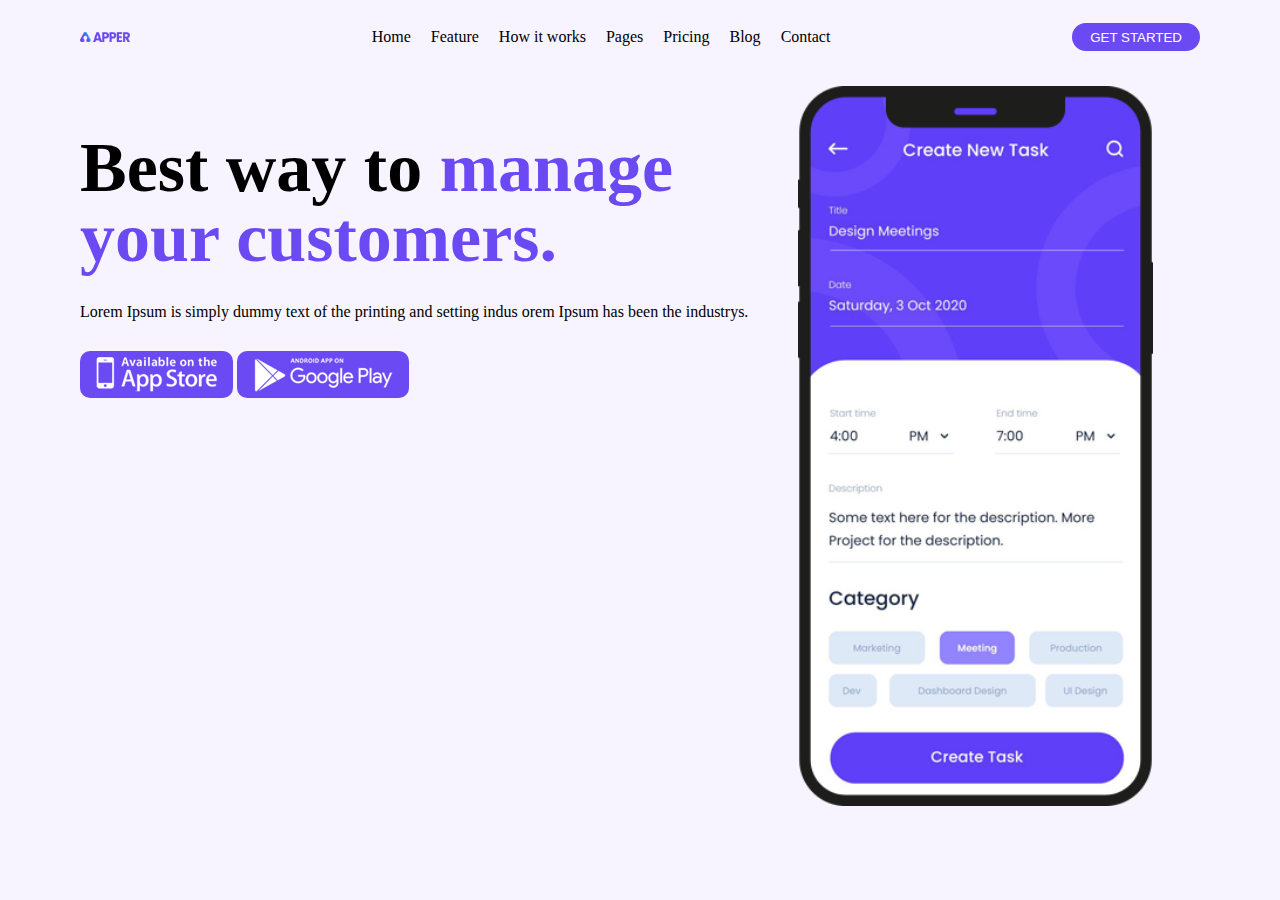
<file: 2024.12.16/index.html>
<!DOCTYPE html>
<html lang="en">
  <head>
    <meta charset="UTF-8" />
    <meta
      name="viewport"
      content="width=device-width, initial-scale=1.0" />
    <title>Document</title>
    <link
      rel="stylesheet"
      href="./index.css" />
  </head>

  <body>
    <nav class="navbar">
      <img
        class="logoimg"
        src="./logo.png"
        alt="" />

      <div class="navitems">
        <p>Home</p>
        <p>Feature</p>
        <p>How it works</p>
        <p>Pages</p>
        <p>Pricing</p>
        <p>Blog</p>
        <p>Contact</p>
      </div>
      <button class="getstartedbutton">GET STARTED</button>
    </nav>

    <!-- Hero section -->

    <div class="herosection">

      <div>
        <h1 class="hero_heading">Best way to <span class="bluecolor">manage <br> your customers. </span> </h1>
        <p class="hero_para">Lorem Ipsum is simply dummy text of the printing and setting indus orem Ipsum has been the industrys.</p>

        <div class="hero_buttons">
            <img class="download_button" src="./appstore_white.png" alt="">
            <img class="download_button" src="./googleplay_white.png" alt="">

        </div>
      </div>

      <img
      class="right_side_img"
        src="./about-frame.png"
        alt="" />
    </div>
  </body>
</html>
</file>
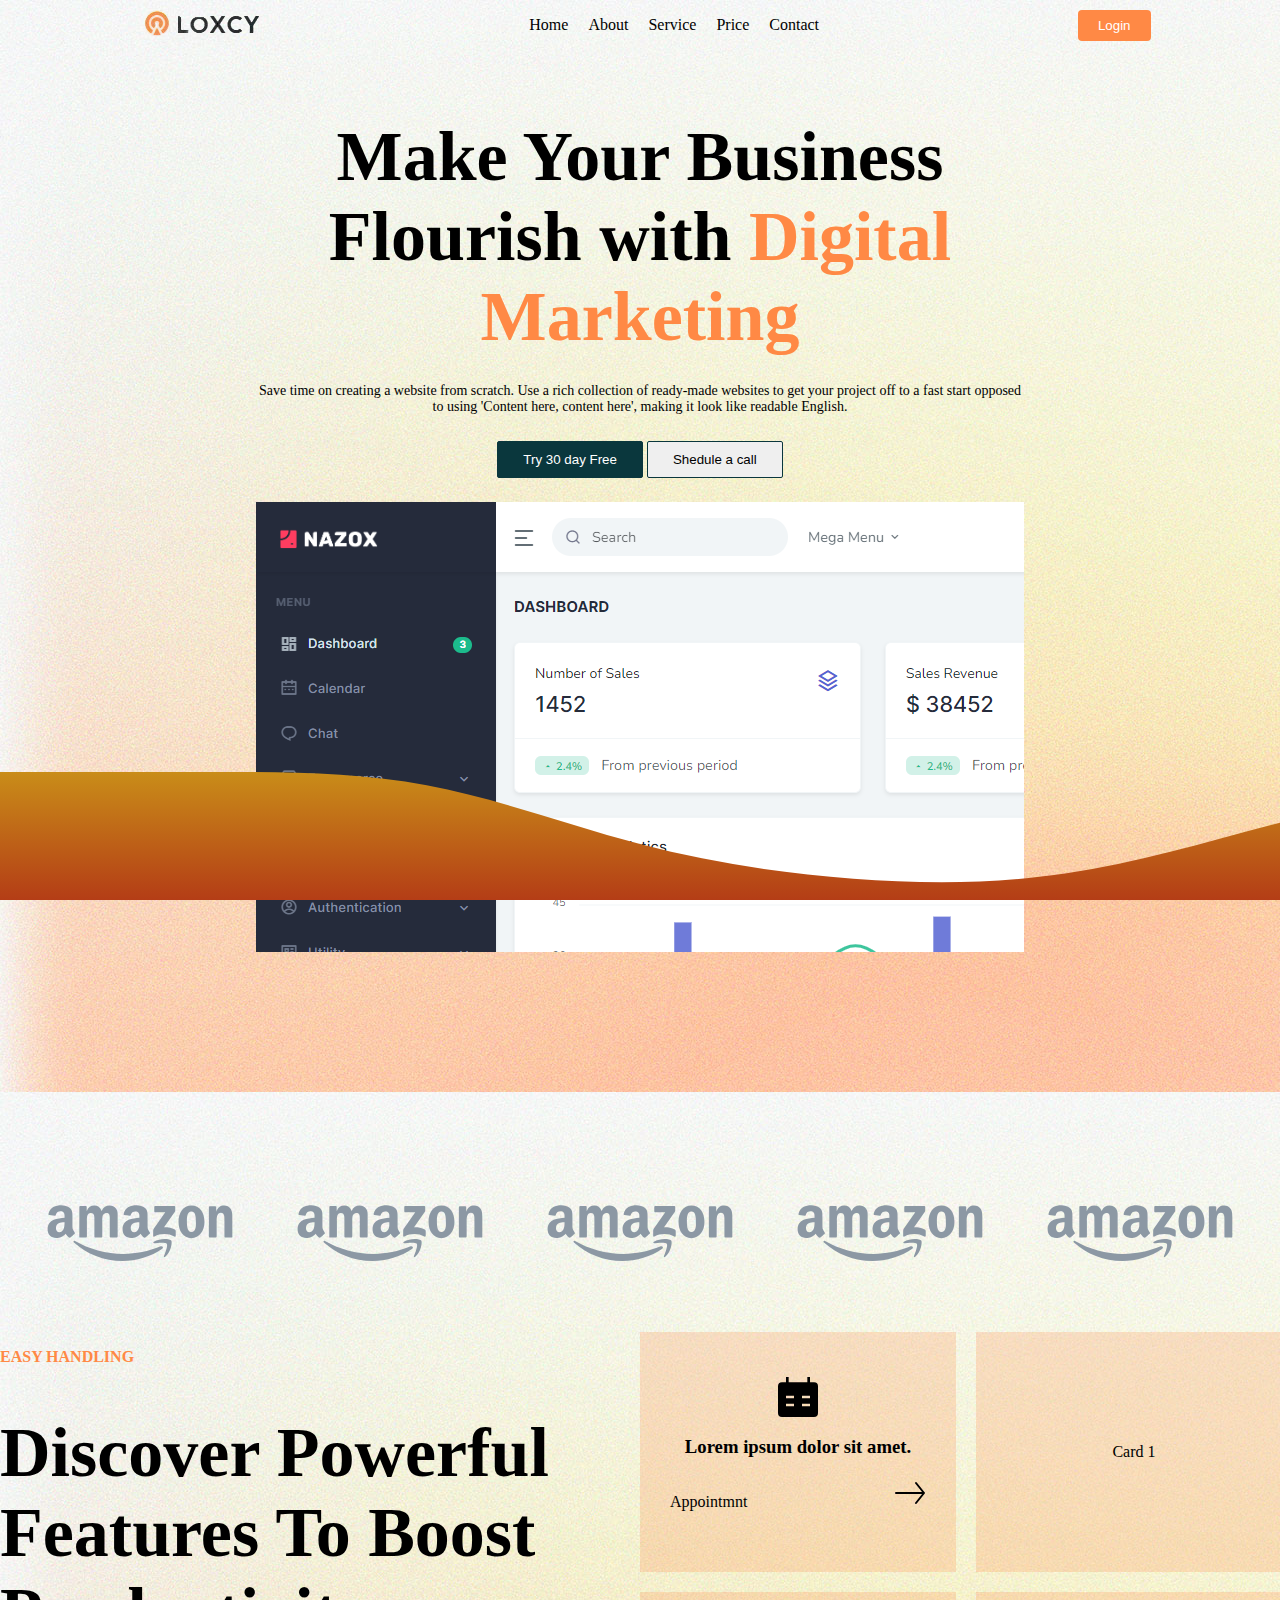
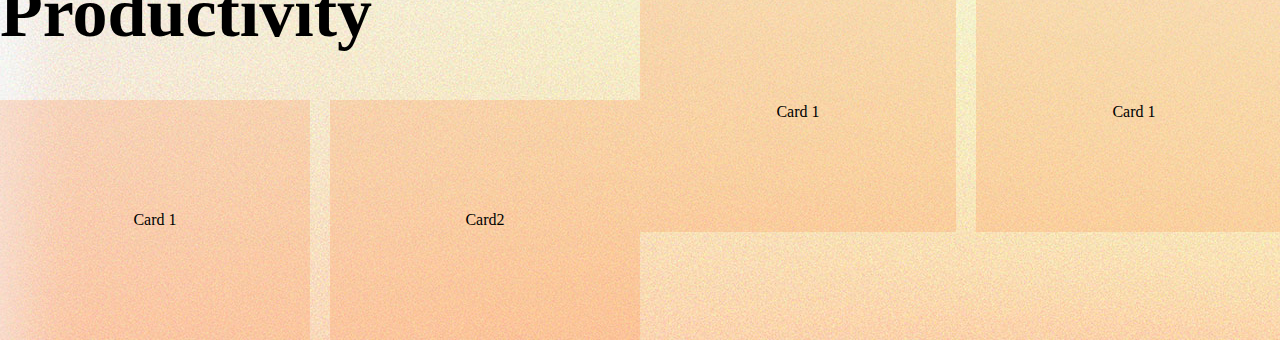
<file: 2024.12.17/index.html>
<!DOCTYPE html>
<html lang="en">

<head>
  <meta charset="UTF-8" />
  <meta name="viewport" content="width=device-width, initial-scale=1.0" />
  <title>Document</title>
  <link rel="stylesheet" href="./index.css" />
</head>

<body>
  <section class="bg_banner">
    <!-- Navbar -->
    <nav class="navbar">
      <img class="navlogo" src="./new-logo.png" alt="" />

      <div class="nav_list_item">
        <p>Home</p>
        <p>About</p>
        <p>Service</p>
        <p>Price</p>
        <p>Contact</p>
      </div>

      <button class="login_button">Login</button>
    </nav>

    <!-- Hero section -->

    <div class="hero_wrapper">
      <div class="hero_section">
        <h1>Make Your Business Flourish with <span class="color_orange">Digital Marketing</span></h1>

        <p>Save time on creating a website from scratch. Use a rich collection of ready-made websites to get your
          project off to a fast start opposed to using 'Content here, content here', making it look like readable
          English.</p>

        <div class="hero_button">
          <button class="global_button button1">Try 30 day Free</button>
          <button class="global_button">Shedule a call</button>
        </div>

        <div class="dashboard_image_wrapper">
          <img class="dashboard_image" src="./Dashboard.png" alt="dashboard-image" />
        </div>
      </div>
    </div>

    <!-- <img src="" alt=""> -->
    <svg class="custom_wave" id="wave" style="transform: rotate(0deg); transition: 0.3s" viewBox="0 0 1440 180"
      version="1.1" xmlns="http://www.w3.org/2000/svg">
      <defs>
        <linearGradient id="sw-gradient-0" x1="0" x2="0" y1="1" y2="0">
          <stop stop-color="rgba(180.186, 60.79, 22.444, 1)" offset="0%"></stop>
          <stop stop-color="rgba(202.954, 147.613, 25.28, 1)" offset="100%"></stop>
        </linearGradient>
      </defs>
      <path style="transform: translate(0, 0px); opacity: 1" fill="url(#sw-gradient-0)"
        d="M0,36L40,36C80,36,160,36,240,36C320,36,400,36,480,51C560,66,640,96,720,117C800,138,880,150,960,156C1040,162,1120,162,1200,150C1280,138,1360,114,1440,93C1520,72,1600,54,1680,54C1760,54,1840,72,1920,78C2000,84,2080,78,2160,90C2240,102,2320,132,2400,138C2480,144,2560,126,2640,117C2720,108,2800,108,2880,93C2960,78,3040,48,3120,33C3200,18,3280,18,3360,42C3440,66,3520,114,3600,129C3680,144,3760,126,3840,105C3920,84,4000,60,4080,54C4160,48,4240,60,4320,78C4400,96,4480,120,4560,129C4640,138,4720,132,4800,123C4880,114,4960,102,5040,81C5120,60,5200,30,5280,30C5360,30,5440,60,5520,75C5600,90,5680,90,5720,90L5760,90L5760,180L5720,180C5680,180,5600,180,5520,180C5440,180,5360,180,5280,180C5200,180,5120,180,5040,180C4960,180,4880,180,4800,180C4720,180,4640,180,4560,180C4480,180,4400,180,4320,180C4240,180,4160,180,4080,180C4000,180,3920,180,3840,180C3760,180,3680,180,3600,180C3520,180,3440,180,3360,180C3280,180,3200,180,3120,180C3040,180,2960,180,2880,180C2800,180,2720,180,2640,180C2560,180,2480,180,2400,180C2320,180,2240,180,2160,180C2080,180,2000,180,1920,180C1840,180,1760,180,1680,180C1600,180,1520,180,1440,180C1360,180,1280,180,1200,180C1120,180,1040,180,960,180C880,180,800,180,720,180C640,180,560,180,480,180C400,180,320,180,240,180C160,180,80,180,40,180L0,180Z">
      </path>
    </svg>

    <section class="all_images">
      <img class="global_img" src="./amazon.svg" alt="" />
      <img class="global_img" src="./amazon.svg" alt="" />
      <img class="global_img" src="./amazon.svg" alt="" />
      <img class="global_img" src="./amazon.svg" alt="" />
      <img class="global_img" src="./amazon.svg" alt="" />
    </section>


    <!-- Feature section -->
    <div class="feature_section">
      <div class="feature_left_secion">
        <p>EASY HANDLING</p>
        <h1>Discover Powerful Features To Boost Productivity</h1>

        <div class="two_card_parent">
          <div class="global_card">Card 1</div>
          <div class="global_card">Card2</div>
        </div>
      </div>

      <div class="feature_right_section">
        <div class="leftdiv">
          <div class="global_card">
            <svg xmlns="http://www.w3.org/2000/svg" width="40" height="40" viewBox="0 0 15 15"><path fill="currentColor" fill-rule="evenodd" d="M12 2h1.5A1.5 1.5 0 0 1 15 3.5v10a1.5 1.5 0 0 1-1.5 1.5h-12A1.5 1.5 0 0 1 0 13.5v-10A1.5 1.5 0 0 1 1.5 2H3V0h1v2h7V0h1zM6 8H3V7h3zm6-1H9v1h3zm-6 4H3v-1h3zm3 0h3v-1H9z" clip-rule="evenodd"/></svg>
            <h3>Lorem ipsum dolor sit amet.</h3>
            <div class="global_card_third_child">
              <p>Appointmnt</p>
              <svg xmlns="http://www.w3.org/2000/svg" width="32" height="32" viewBox="0 0 32 32"><path fill="none" stroke="currentColor" stroke-linecap="round" stroke-linejoin="round" stroke-width="2" d="m22 6l8 10l-8 10m8-10H2"/></svg>
            </div>
          </div>
          <div class="global_card">Card 1</div>
        </div>
        <div class="leftdiv">
          <div class="global_card">Card 1</div>
          <div class="global_card">Card 1</div>
        </div>
     

      
      </div>



    </div>
  </section>
</body>

</html>
</file>
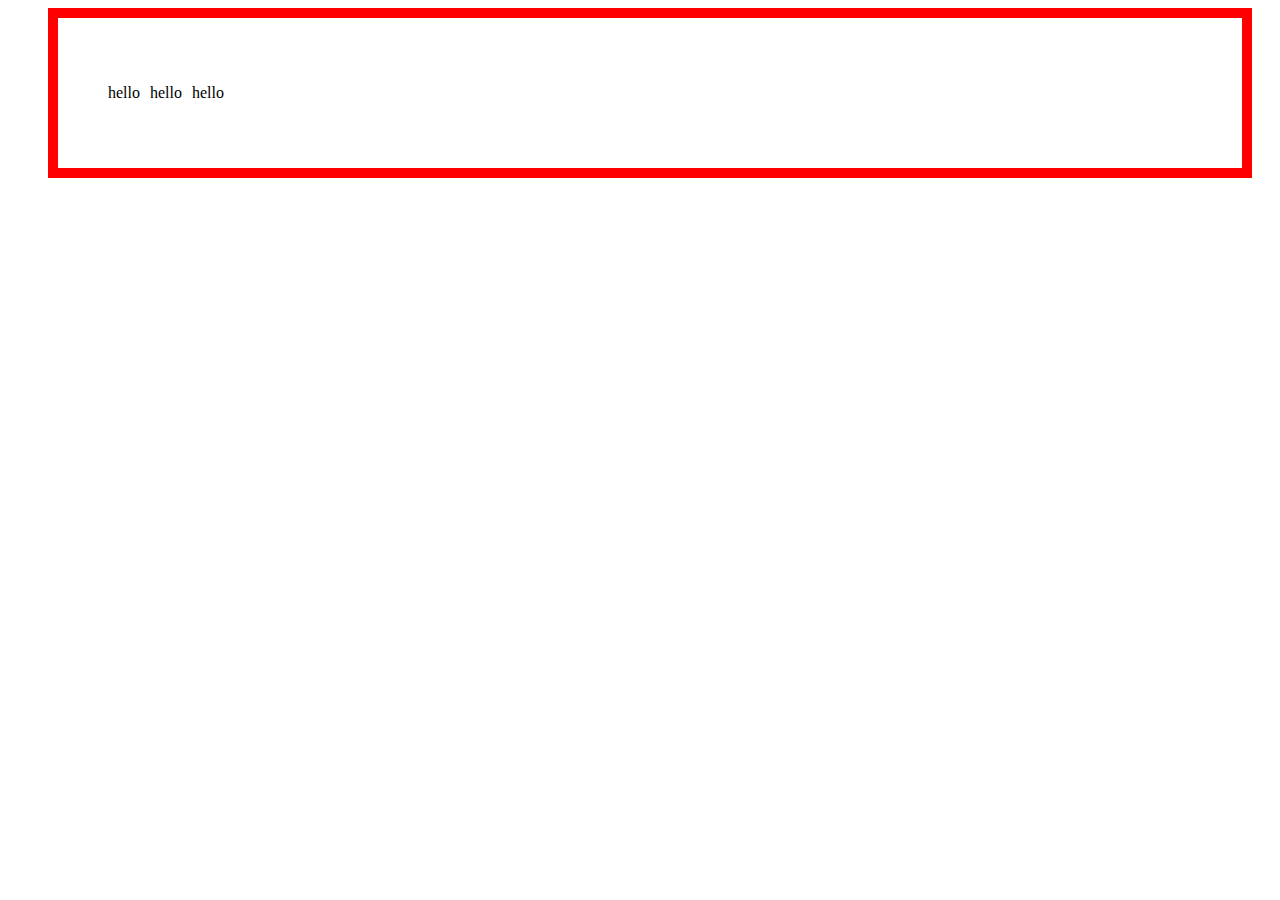
<file: day4.html>
<!DOCTYPE html>
<html lang="en">
<head>
    <meta charset="UTF-8">
    <meta name="viewport" content="width=device-width, initial-scale=1.0">
    <title>Document</title>
    <link rel="stylesheet" href="./index.css">
</head>
<body>


    <div class="testdiv">
        <p>hello</p>
        <p>hello</p>
        <p>hello</p>
    </div>

   
    
</body>
</html>
</file>
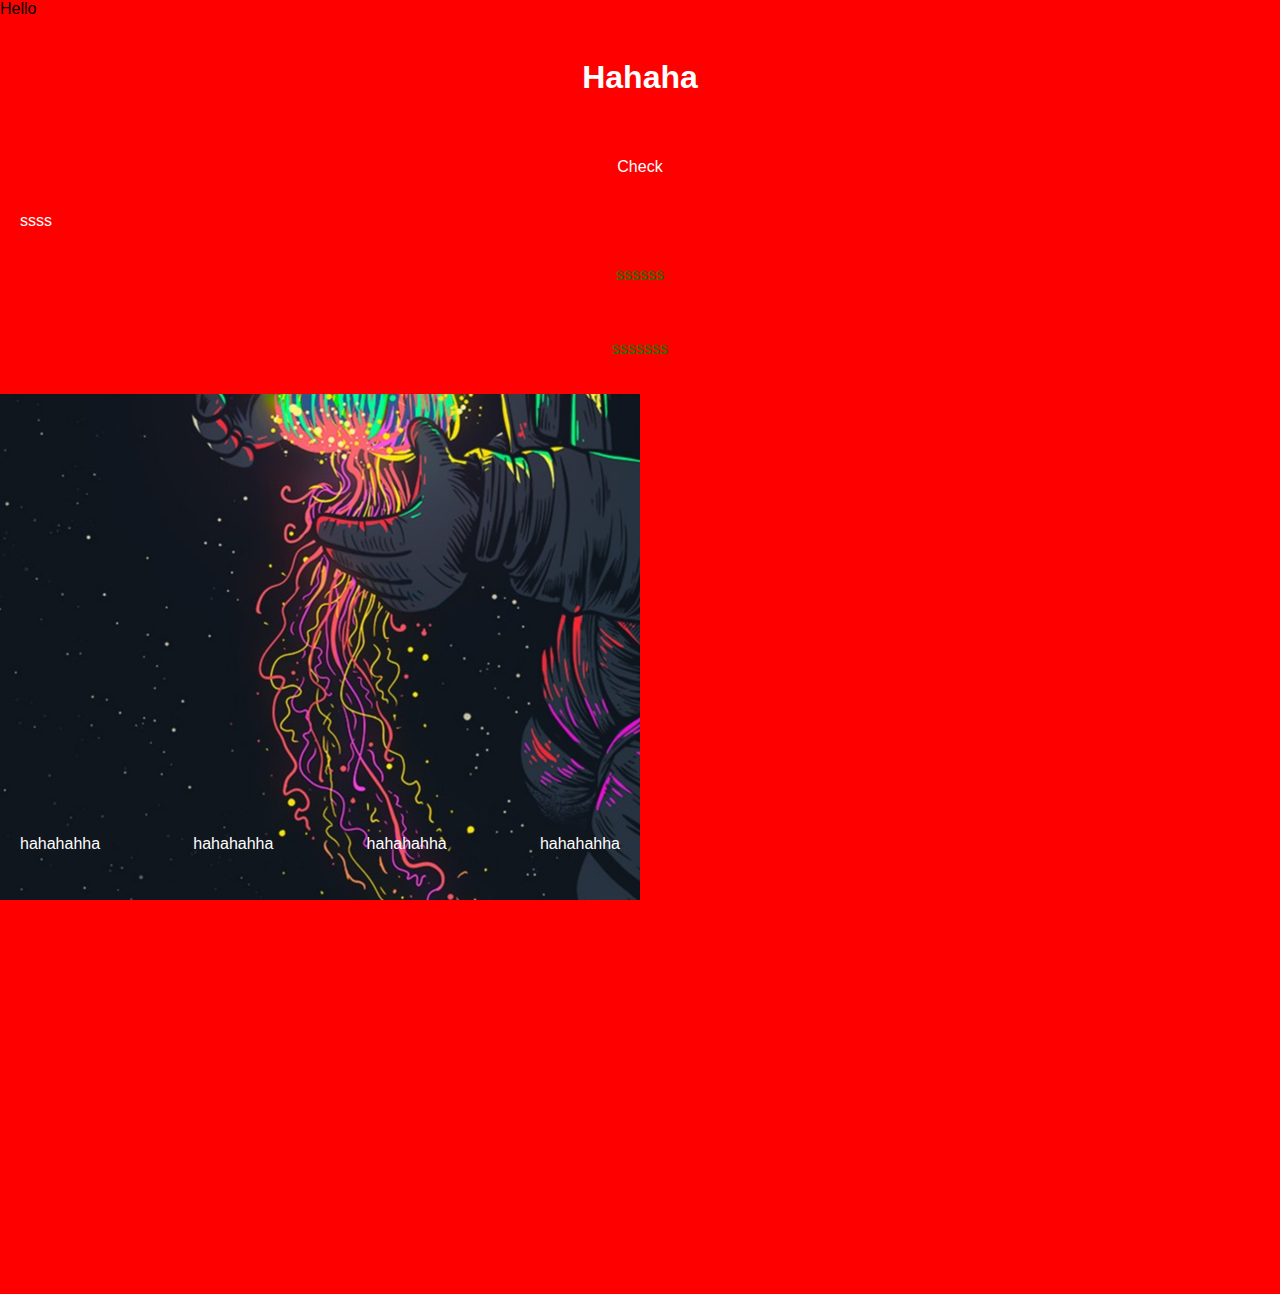
<file: day5.html>
<!DOCTYPE html>
<html lang="en">
<head>
    <meta charset="UTF-8">
    <meta name="viewport" content="width=device-width, initial-scale=1.0">
    <title>Document</title>
    <link rel="stylesheet" href="./day5.css">
</head>
<body>


    Hello
    <h1>Hahaha</h1>
    <p>Check</p>
    <span>ssss</span>


    <p class="loki">ssssss</p>
    <p class="loki2">sssssss</p>


    <div class="parent">
        <p>hahahahha</p>
        <p>hahahahha</p>
        <p>hahahahha</p>
        <p>hahahahha</p>
    </div>
    
</body>
</html>
</file>
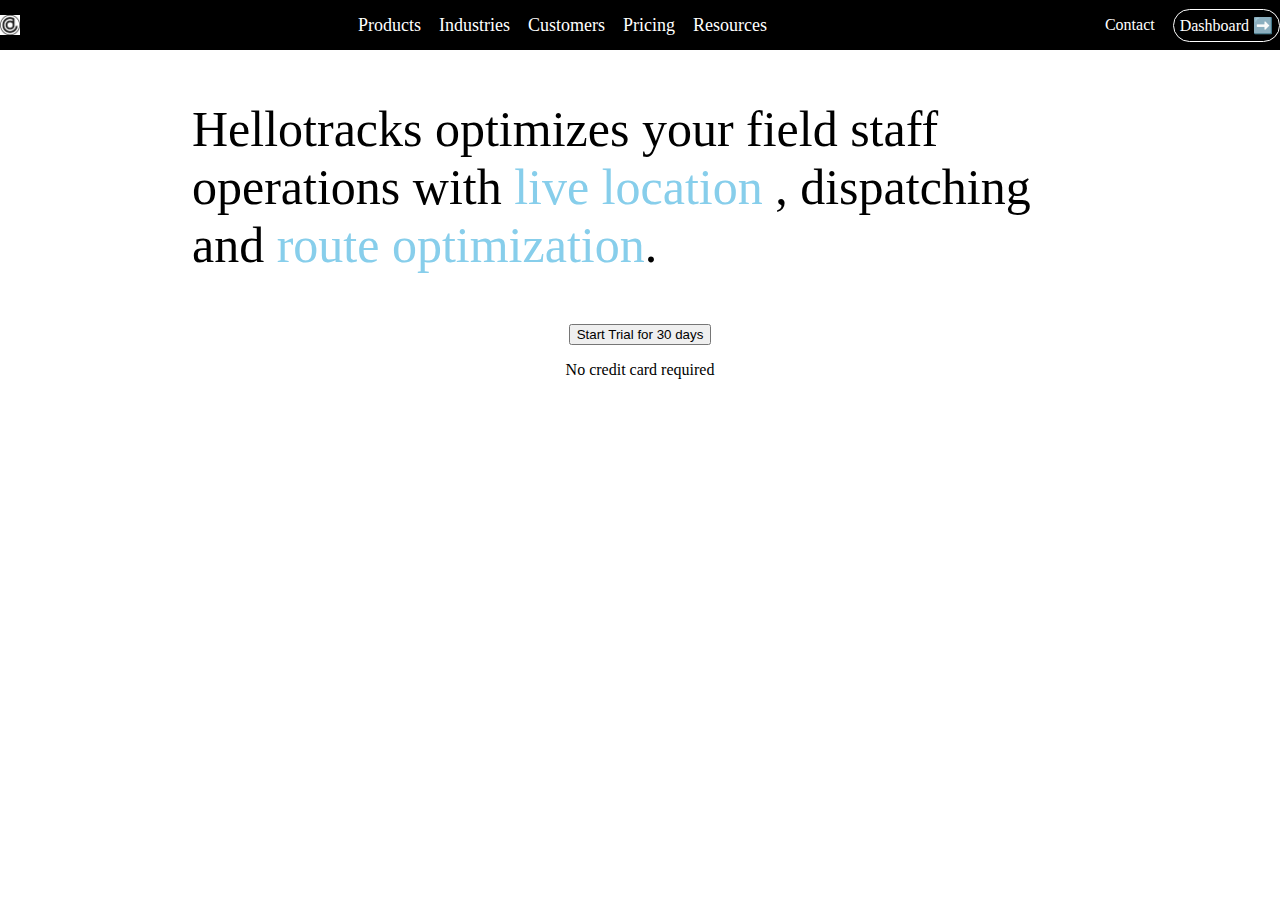
<file: day6.html>
<!DOCTYPE html>
<html lang="en">
  <head>
    <meta charset="UTF-8" />
    <meta
      name="viewport"
      content="width=device-width, initial-scale=1.0" />
    <title>Document</title>
    <link
      rel="stylesheet"
      href="./day6.css" />
  </head>

  <body>
    <div class="navbar">
      <!-- 1st Child -->
      <img
        class="logoimage"
        src="./assets/hellotrack.png"
        alt="logo" />

      <!-- 2nd Child -->
      <div class="secondndchild">
        <p>Products</p>
        <p>Industries</p>
        <p>Customers</p>
        <p>Pricing</p>
        <p>Resources</p>
      </div>

      <!-- 3rd child -->
      <div class="thirdchild">
        <p>Contact</p>
        <p class="dashbutton">Dashboard ➡️</p>
      </div>
    </div>

    <!-- Hero section -->

    <div class="mainhero">
      <p class="herotext">
        Hellotracks optimizes your field staff operations with
        <span class="textblue">live location</span>
        , dispatching and <span class="textblue">route optimization</span>.
      </p>

   

     <button>Start Trial for 30 days</button>
     <p>No credit card required</p>


    </div>
  </body>
</html>
</file>
<file: 2024.12.16/index.css>
body {
  background-color: #f7f4ff;
  padding: 0px;
  margin: 0px;
}

.navbar {
  margin-top: 12px;
  display: flex;
  align-items: center;
  justify-content: space-between;
  padding: 0px 80px;
}

.logoimg {
  height: 50px;
  width: 50px;
  object-fit: contain;
}

.navitems {
  display: flex;
  gap: 20px;
}

.getstartedbutton {
  height: 28px;
  border-radius: 50px;
  background-color: #6b49f3;
  color: white;
  padding: 4px 18px;
  border: none;
}

.herosection {
  display: flex;
  gap: 50px;
  padding: 0px 80px;
  margin-top: 24px;
}

.bluecolor {
  color: #6b49f3;
}

.hero_heading {
  font-size: 70px;
  line-height: 70px;
  margin-bottom:30px;

}

.download_button {
  background-color: #6b49f3;
  padding: 6px 16px;
  border-radius: 10px;
  object-fit: cover;
  cursor: pointer;
}

.download_button:hover {
  background-color: #5a41a1;
  transition: all ease-in-out 0.5s;
}

.right_side_img {
  height: 80vh;
}

.hero_buttons{
    margin-top: 30px;
}
</file>
<file: 2024.12.17/index.css>
body {
  padding: 0px;
  margin: 0px;
  width: 100vw;
  overflow-x: hidden;
}

.navbar {
  display: flex;
  justify-content: space-around;
  align-items: center;
}

.nav_list_item {
  display: flex;
  align-items: center;
  gap: 20px;
}

.login_button {
  border: none;
  border-radius: 4px;
  background-color: #ff8945;
  padding: 8px 20px;
  color: white;
}
.hero_wrapper {
  display: flex;
  justify-content: center;
  align-items: center;
  margin-top: 20px;
}

.hero_section {
  width: 60%;
  display: flex;
  flex-direction: column;
  align-items: center;
  gap: 12px;
}

.hero_section h1 {
  font-size: 70px;
  text-align: center;
  margin-bottom: 0px;
}

.hero_section p {
  font-size: 14px;
  text-align: center;
}

.color_orange {
  color: #ff8945;
}

.global_button {
  padding: 10px 25px;
  border-radius: 2px;
  border: 1px solid #0a373d;
}

.button1 {
  background-color: #0a373d;
  color: white;
}

.dashboard_image_wrapper {
  margin-top: 12px;
  height: 50vh;
  width: 60vw;
  overflow: hidden;
}

.bg_banner {
  background-image: url("./banner.jpg");
  /* height: 100vh; */
}

.custom_wave {
  position: absolute;
  bottom: 0px;
}

.all_images {
  margin-top: 20vh;
  display: flex;
  gap: 50px;
  justify-content: center;
}

.global_img {
  height: 200px;
  width: 200px;
}

.feature_section {
  display: flex;
}

.feature_left_secion {
  width: 50vw;
}
.feature_left_secion p {
  color: #ff8945;
  font-weight: 700;
}

.feature_left_secion h1 {
  font-size: 70px;
}

.feature_right_section {
  width: 50vw;
}

.two_card_parent {
  display: flex;
  gap: 20px;
  

}

.global_card {
  height: 20vh;
  width: 20vw;
  display: flex;
  padding: 30px;
  flex-direction: column;
  align-items: center;
  justify-content: center;
  background-color: #ff89453a;
}

.feature_right_section{
  display: flex;
  gap: 20px;
}

.leftdiv{
  display: flex;
  flex-direction: column;
  gap: 20px;
}

.global_card_third_child{
  width: 100%;
  display: flex;
  justify-content: space-between;
}
</file>
<file: index.css>
.testdiv {
  display: flex;
  gap: 10px;
  border: 10px solid #ff0000;
  padding: 50px;

  /* margin gives space to outside of the box  */
  margin: 1px 20px 30px 40px;
}
</file>
<file: day5.css>
body{
    background-color: red;
    font-family: Arial, sans-serif;
    margin: 0;
    padding: 0;
}

h1, p, span{
    color: white;
    text-align: center;
    padding: 20px;
}

.loki, .loki2{
    color: green;
}


.parent{
    height: 100vh;
    width: 50vw;
    display: flex;
    justify-content: space-between;
    align-items: center;
    background-image: url("./jellyfish.jpg");
    /* background-position: no-repeat; */
    background-position: center;
    background-attachment: fixed;
    opacity: 1;
    /* background-position: left; */

}
</file>
<file: day6.css>
body {
  padding: 0px;
  margin: 0px;
}

.navbar {
  background-color: black;
  color: white;
  display: flex;
  justify-content: space-between;
  height: 50px;
  align-items: center;

  /* padding: 8px 0px 8px 0px; */
}

.logoimage {
  height: 20px;
  width: 20px;
  object-fit: cover;
}

.secondndchild {
  display: flex;
  font-size: 18px;
  gap: 18px;
}

.thirdchild {
  display: flex;
  gap: 18px;
  align-items: center;
}

.dashbutton {
  border: 1px solid white;
  padding: 6px;
  border-radius: 50px;
}

.mainhero {
  width: 70vw;
  margin: auto;
  display: flex;
  flex-direction: column;
  align-items: center;
}

.herotext {
  font-size: 50px;
  /* margin: 100px; */
}

.textblue {
  color: skyblue;
}
</file>
